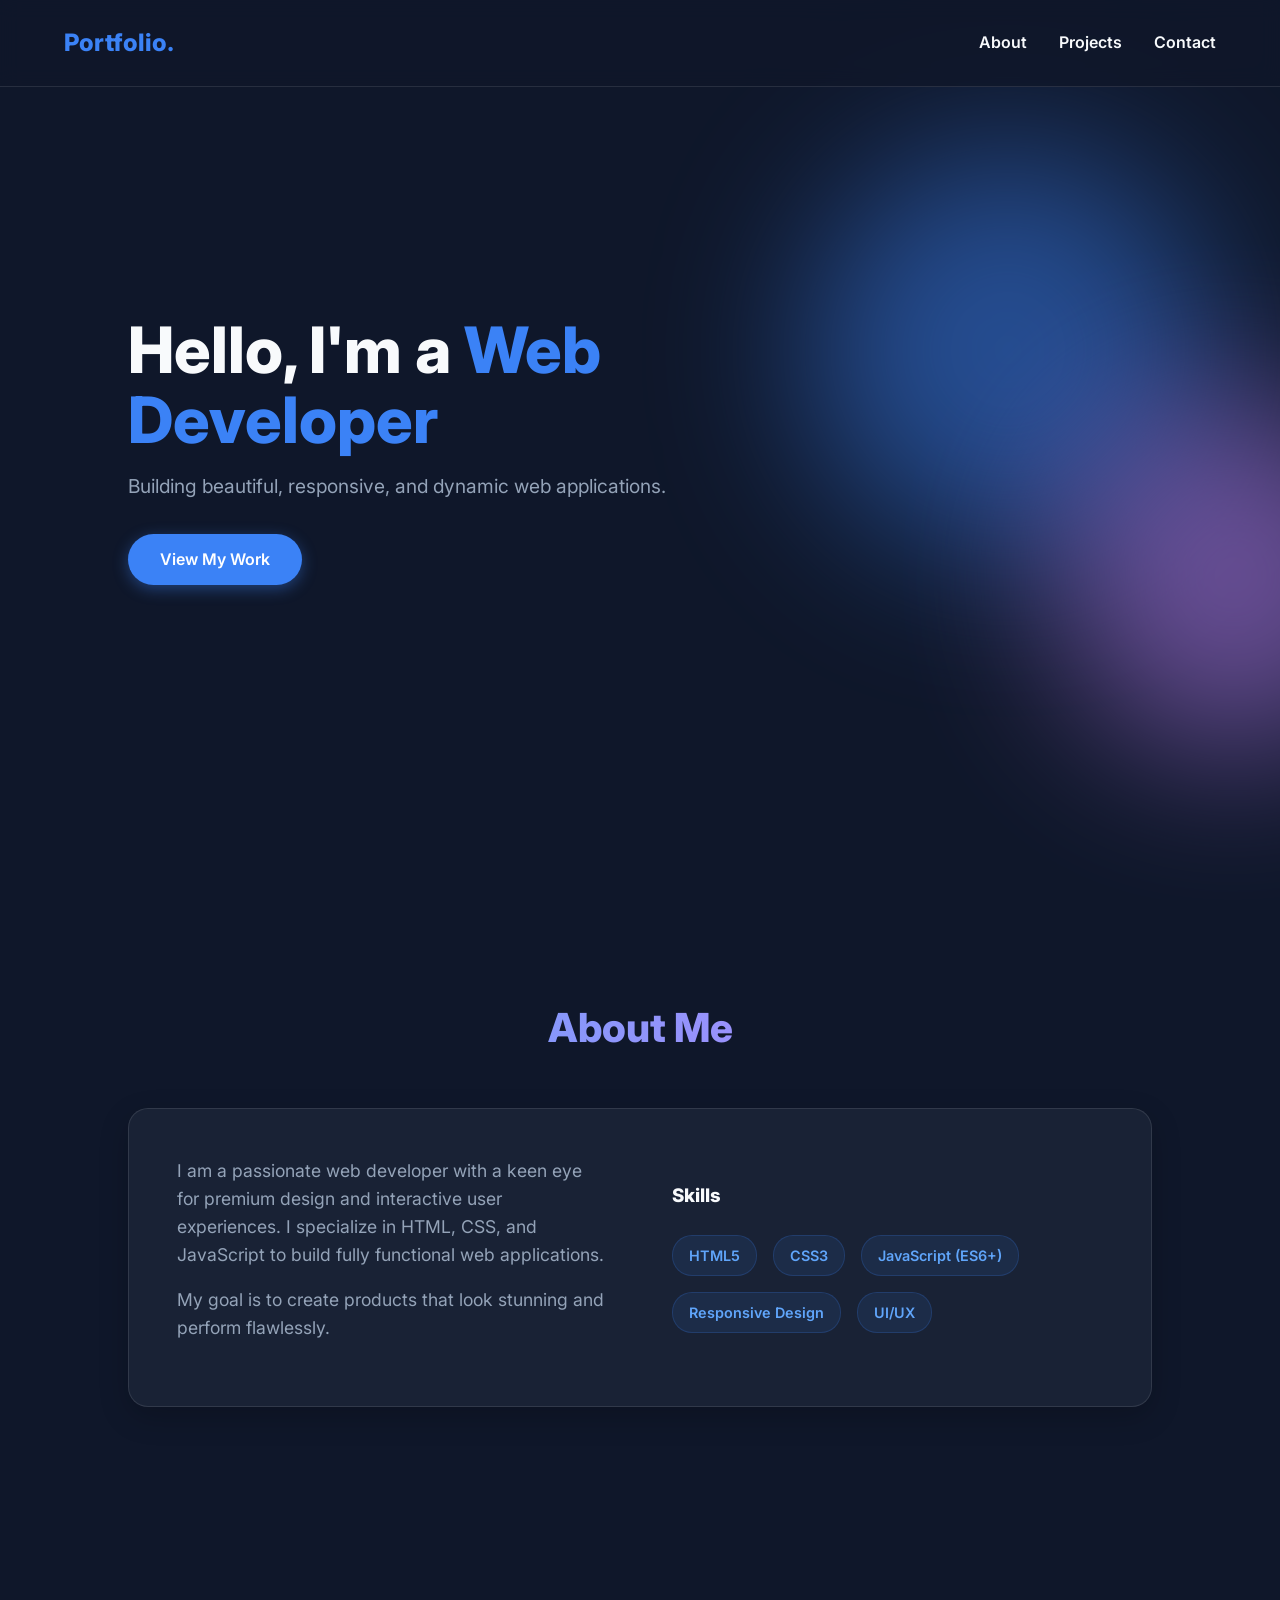
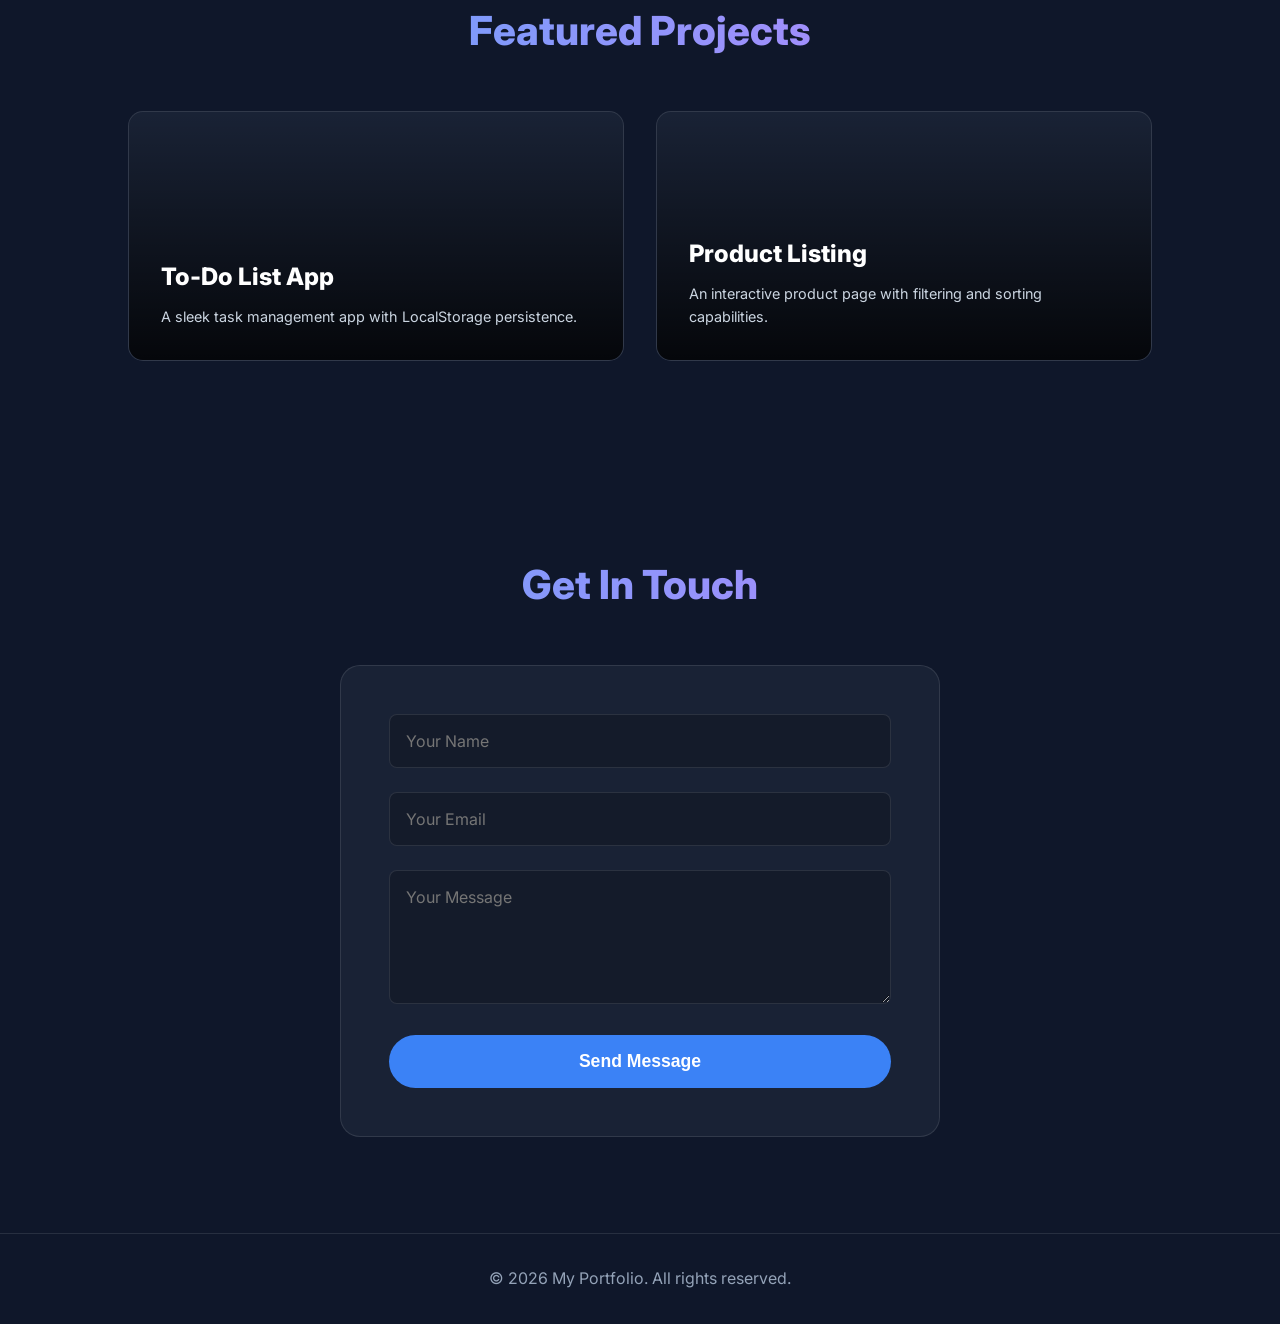
<file: index.html>
<!DOCTYPE html>
<html lang="en">
<head>
    <meta charset="UTF-8">
    <meta name="viewport" content="width=device-width, initial-scale=1.0">
    <title>My Portfolio</title>
    <link rel="stylesheet" href="portfolio.css">
    <link href="https://fonts.googleapis.com/css2?family=Inter:wght@300;400;600;800&display=swap" rel="stylesheet">
</head>
<body>
    <header class="navbar">
        <div class="logo">Portfolio.</div>
        <nav>
            <ul class="nav-links">
                <li><a href="#about">About</a></li>
                <li><a href="#projects">Projects</a></li>
                <li><a href="#contact">Contact</a></li>
            </ul>
        </nav>
        <div class="hamburger">
            <span></span>
            <span></span>
            <span></span>
        </div>
    </header>

    <main>
        <section id="hero" class="hero-section">
            <div class="hero-content">
                <h1>Hello, I'm a <span class="highlight">Web Developer</span></h1>
                <p>Building beautiful, responsive, and dynamic web applications.</p>
                <a href="#projects" class="btn primary-btn">View My Work</a>
            </div>
            <div class="hero-graphics">
                <div class="circle circle-1"></div>
                <div class="circle circle-2"></div>
            </div>
        </section>

        <section id="about" class="about-section">
            <h2>About Me</h2>
            <div class="about-container">
                <div class="about-text">
                    <p>I am a passionate web developer with a keen eye for premium design and interactive user experiences. I specialize in HTML, CSS, and JavaScript to build fully functional web applications.</p>
                    <p>My goal is to create products that look stunning and perform flawlessly.</p>
                </div>
                <div class="skills">
                    <h3>Skills</h3>
                    <div class="skill-tags">
                        <span>HTML5</span>
                        <span>CSS3</span>
                        <span>JavaScript (ES6+)</span>
                        <span>Responsive Design</span>
                        <span>UI/UX</span>
                    </div>
                </div>
            </div>
        </section>

        <section id="projects" class="projects-section">
            <h2>Featured Projects</h2>
            <div class="projects-grid">
                <a href="todo.html" class="project-card">
                    <div class="project-info">
                        <h3>To-Do List App</h3>
                        <p>A sleek task management app with LocalStorage persistence.</p>
                    </div>
                </a>
                <a href="products.html" class="project-card">
                    <div class="project-info">
                        <h3>Product Listing</h3>
                        <p>An interactive product page with filtering and sorting capabilities.</p>
                    </div>
                </a>
            </div>
        </section>

        <section id="contact" class="contact-section">
            <h2>Get In Touch</h2>
            <form id="contact-form" class="contact-form">
                <div class="input-group">
                    <input type="text" id="name" required placeholder="Your Name">
                </div>
                <div class="input-group">
                    <input type="email" id="email" required placeholder="Your Email">
                </div>
                <div class="input-group">
                    <textarea id="message" rows="5" required placeholder="Your Message"></textarea>
                </div>
                <button type="submit" class="btn submit-btn">Send Message</button>
            </form>
        </section>
    </main>

    <footer>
        <p>&copy; 2026 My Portfolio. All rights reserved.</p>
    </footer>

    <script src="portfolio.js"></script>
</body>
</html>
</file>
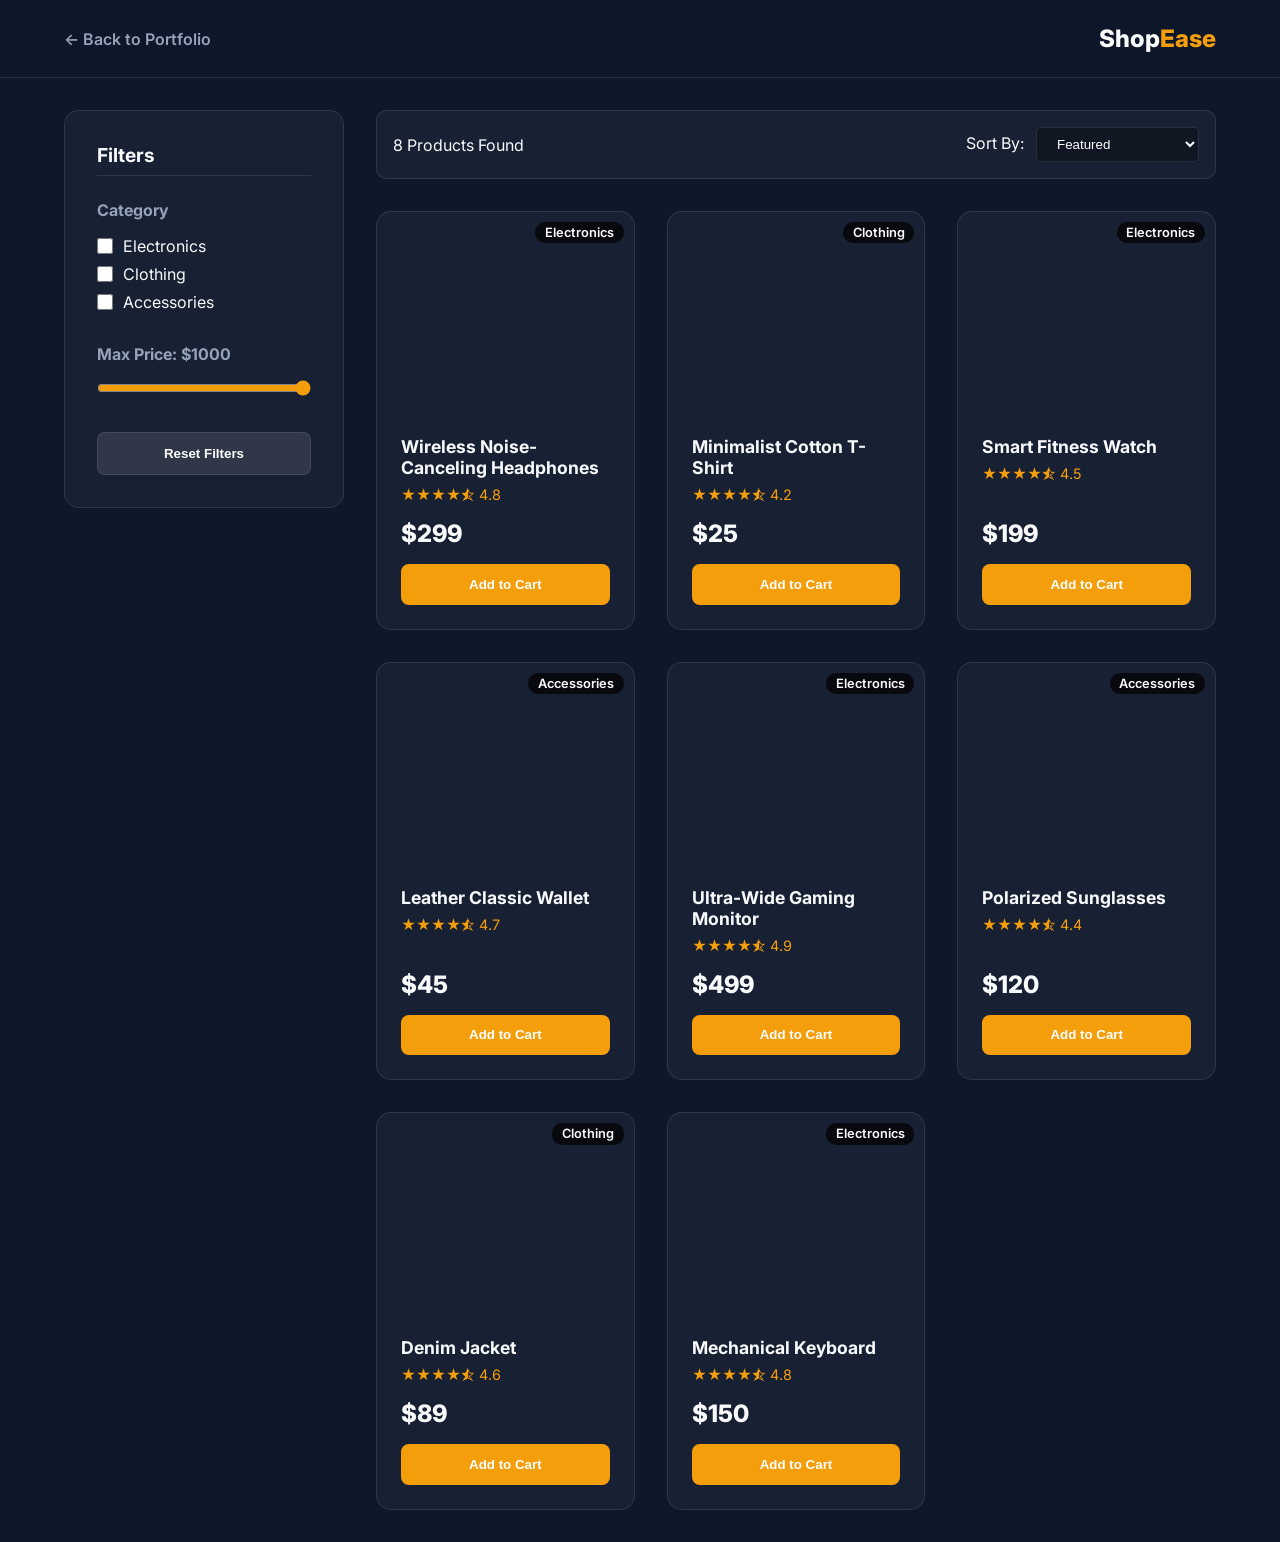
<file: products.html>
<!DOCTYPE html>
<html lang="en">
<head>
    <meta charset="UTF-8">
    <meta name="viewport" content="width=device-width, initial-scale=1.0">
    <title>Product Listing</title>
    <link rel="stylesheet" href="products.css">
    <link href="https://fonts.googleapis.com/css2?family=Inter:wght@300;400;600;800&display=swap" rel="stylesheet">
</head>
<body>
    <header class="top-nav">
        <a href="index.html#projects" class="back-link">&larr; Back to Portfolio</a>
        <div class="logo">Shop<span class="highlight">Ease</span></div>
    </header>

    <main class="store-container">
        <!-- Sidebar Filters -->
        <aside class="sidebar">
            <h2>Filters</h2>
            
            <div class="filter-group">
                <h3>Category</h3>
                <label><input type="checkbox" class="category-filter" value="electronics"> Electronics</label>
                <label><input type="checkbox" class="category-filter" value="clothing"> Clothing</label>
                <label><input type="checkbox" class="category-filter" value="accessories"> Accessories</label>
            </div>

            <div class="filter-group">
                <h3>Max Price: $<span id="price-value">1000</span></h3>
                <input type="range" id="price-filter" min="0" max="1000" value="1000" class="slider">
            </div>

            <button id="reset-filters" class="btn reset-btn">Reset Filters</button>
        </aside>

        <!-- Product Display Area -->
        <section class="products-area">
            <header class="products-header">
                <p><span id="product-count">0</span> Products Found</p>
                <div class="sort-container">
                    <label for="sort-select">Sort By:</label>
                    <select id="sort-select">
                        <option value="featured">Featured</option>
                        <option value="price-low">Price: Low to High</option>
                        <option value="price-high">Price: High to Low</option>
                        <option value="rating">Top Rated</option>
                    </select>
                </div>
            </header>

            <div id="products-grid" class="products-grid">
                <!-- Products will be dynamically injected here -->
            </div>
            
            <div id="no-products" class="no-products hidden">
                <p>No products match your criteria. Try adjusting the filters.</p>
            </div>
        </section>
    </main>

    <script src="products.js"></script>
</body>
</html>
</file>
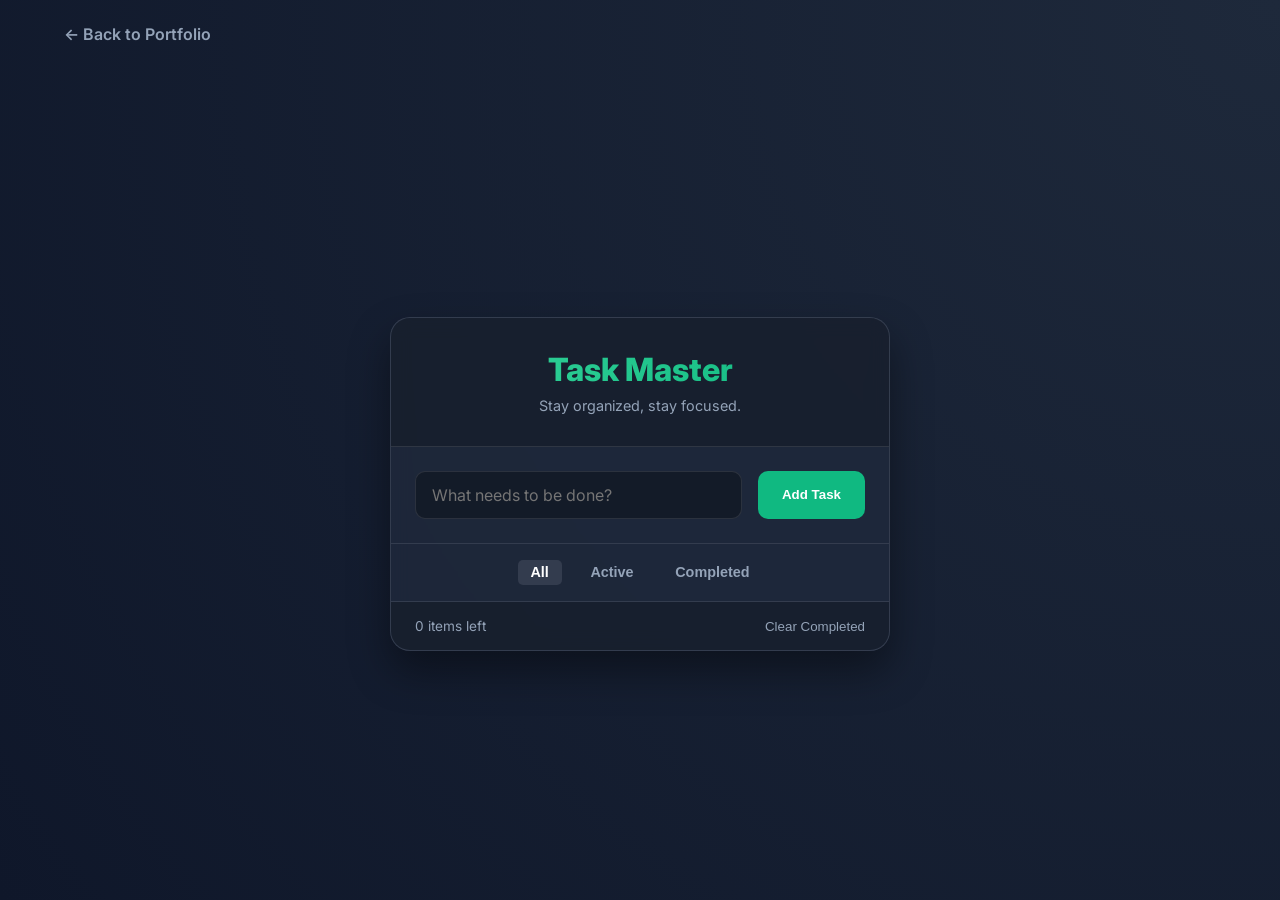
<file: todo.html>
<!DOCTYPE html>
<html lang="en">
<head>
    <meta charset="UTF-8">
    <meta name="viewport" content="width=device-width, initial-scale=1.0">
    <title>To-Do List App</title>
    <link rel="stylesheet" href="todo.css">
    <link href="https://fonts.googleapis.com/css2?family=Inter:wght@300;400;600;800&display=swap" rel="stylesheet">
</head>
<body>
    <div class="nav-back">
        <a href="index.html#projects" class="back-link">&larr; Back to Portfolio</a>
    </div>

    <main class="app-container">
        <div class="todo-wrapper">
            <header class="app-header">
                <h1>Task Master</h1>
                <p>Stay organized, stay focused.</p>
            </header>

            <form id="todo-form" class="todo-form">
                <input type="text" id="todo-input" placeholder="What needs to be done?" required autocomplete="off">
                <button type="submit" class="add-btn">Add Task</button>
            </form>

            <div class="filters">
                <button class="filter-btn active" data-filter="all">All</button>
                <button class="filter-btn" data-filter="active">Active</button>
                <button class="filter-btn" data-filter="completed">Completed</button>
            </div>

            <ul id="todo-list" class="todo-list">
                <!-- Tasks will be dynamically injected here -->
            </ul>

            <div class="todo-stats">
                <span id="items-left">0 items left</span>
                <button id="clear-completed" class="clear-btn">Clear Completed</button>
            </div>
        </div>
    </main>

    <script src="todo.js"></script>
</body>
</html>
</file>
<file: portfolio.css>
:root {
    --bg-color: #0f172a;
    --text-primary: #f8fafc;
    --text-secondary: #94a3b8;
    --accent-color: #3b82f6;
    --accent-hover: #2563eb;
    --card-bg: rgba(30, 41, 59, 0.7);
    --border-color: rgba(255, 255, 255, 0.1);
}

* {
    margin: 0;
    padding: 0;
    box-sizing: border-box;
}

body {
    font-family: 'Inter', sans-serif;
    background-color: var(--bg-color);
    color: var(--text-primary);
    line-height: 1.6;
    overflow-x: hidden;
}

html {
    scroll-behavior: smooth;
}

/* Typography */
h1, h2, h3 {
    font-weight: 800;
}

h2 {
    font-size: 2.5rem;
    text-align: center;
    margin-bottom: 3rem;
    background: linear-gradient(to right, #60a5fa, #c084fc);
    -webkit-background-clip: text;
    -webkit-text-fill-color: transparent;
}

a {
    text-decoration: none;
    color: inherit;
}

/* Navbar */
.navbar {
    position: fixed;
    top: 0;
    width: 100%;
    display: flex;
    justify-content: space-between;
    align-items: center;
    padding: 1.5rem 5%;
    background: rgba(15, 23, 42, 0.8);
    backdrop-filter: blur(10px);
    z-index: 1000;
    border-bottom: 1px solid var(--border-color);
}

.logo {
    font-size: 1.5rem;
    font-weight: 800;
    color: var(--accent-color);
}

.nav-links {
    list-style: none;
    display: flex;
    gap: 2rem;
}

.nav-links a {
    font-weight: 600;
    transition: color 0.3s;
}

.nav-links a:hover {
    color: var(--accent-color);
}

.hamburger {
    display: none;
    cursor: pointer;
    flex-direction: column;
    gap: 5px;
}

.hamburger span {
    width: 25px;
    height: 3px;
    background: var(--text-primary);
    transition: 0.3s;
}

/* Hero Section */
.hero-section {
    height: 100vh;
    display: flex;
    align-items: center;
    justify-content: space-between;
    padding: 0 10%;
    position: relative;
    overflow: hidden;
}

.hero-content {
    max-width: 600px;
    z-index: 10;
}

.hero-content h1 {
    font-size: 4rem;
    line-height: 1.1;
    margin-bottom: 1rem;
}

.highlight {
    color: var(--accent-color);
}

.hero-content p {
    font-size: 1.2rem;
    color: var(--text-secondary);
    margin-bottom: 2rem;
}

.btn {
    display: inline-block;
    padding: 0.8rem 2rem;
    border-radius: 30px;
    font-weight: 600;
    transition: all 0.3s ease;
    border: none;
    cursor: pointer;
}

.primary-btn {
    background: var(--accent-color);
    color: #fff;
    box-shadow: 0 4px 15px rgba(59, 130, 246, 0.4);
}

.primary-btn:hover {
    background: var(--accent-hover);
    transform: translateY(-2px);
    box-shadow: 0 6px 20px rgba(59, 130, 246, 0.6);
}

/* Hero Graphics Background */
.hero-graphics {
    position: absolute;
    right: -10%;
    top: 50%;
    transform: translateY(-50%);
    width: 600px;
    height: 600px;
    z-index: 0;
}

.circle {
    position: absolute;
    border-radius: 50%;
    filter: blur(80px);
    opacity: 0.5;
}

.circle-1 {
    width: 400px;
    height: 400px;
    background: #3b82f6;
    top: 0;
    left: 0;
    animation: float 6s ease-in-out infinite;
}

.circle-2 {
    width: 350px;
    height: 350px;
    background: #c084fc;
    bottom: 0;
    right: 0;
    animation: float 8s ease-in-out infinite reverse;
}

@keyframes float {
    0%, 100% { transform: translateY(0) scale(1); }
    50% { transform: translateY(-30px) scale(1.05); }
}

/* Sections Common */
section {
    padding: 6rem 10%;
}

/* About Section */
.about-container {
    display: flex;
    gap: 4rem;
    align-items: center;
    background: var(--card-bg);
    padding: 3rem;
    border-radius: 20px;
    border: 1px solid var(--border-color);
    box-shadow: 0 10px 30px rgba(0,0,0,0.2);
    backdrop-filter: blur(10px);
}

.about-text {
    flex: 1;
    color: var(--text-secondary);
    font-size: 1.1rem;
}

.about-text p {
    margin-bottom: 1rem;
}

.skills {
    flex: 1;
}

.skills h3 {
    margin-bottom: 1.5rem;
    color: var(--text-primary);
}

.skill-tags {
    display: flex;
    flex-wrap: wrap;
    gap: 1rem;
}

.skill-tags span {
    background: rgba(59, 130, 246, 0.1);
    color: #60a5fa;
    padding: 0.5rem 1rem;
    border-radius: 20px;
    font-weight: 600;
    font-size: 0.9rem;
    border: 1px solid rgba(59, 130, 246, 0.2);
    transition: transform 0.2s;
}

.skill-tags span:hover {
    transform: translateY(-2px);
    background: rgba(59, 130, 246, 0.2);
}

/* Projects Section */
.projects-grid {
    display: grid;
    grid-template-columns: repeat(auto-fit, minmax(300px, 1fr));
    gap: 2rem;
}

.project-card {
    background: var(--card-bg);
    border: 1px solid var(--border-color);
    border-radius: 15px;
    overflow: hidden;
    transition: transform 0.3s, box-shadow 0.3s;
    display: block;
    min-height: 250px;
    display: flex;
    align-items: flex-end;
    padding: 2rem;
    position: relative;
}

.project-card::before {
    content: '';
    position: absolute;
    top: 0;
    left: 0;
    width: 100%;
    height: 100%;
    background: linear-gradient(to bottom, transparent, rgba(0,0,0,0.8));
    z-index: 1;
}

.project-card:nth-child(1) {
    background-image: url('https://images.unsplash.com/photo-1484480974693-6ca0a78fb36b?auto=format&fit=crop&q=80&w=800');
    background-size: cover;
    background-position: center;
}

.project-card:nth-child(2) {
    background-image: url('https://images.unsplash.com/photo-1556742049-0cfed4f6a45d?auto=format&fit=crop&q=80&w=800');
    background-size: cover;
    background-position: center;
}

.project-card:hover {
    transform: translateY(-10px);
    box-shadow: 0 15px 30px rgba(0,0,0,0.3);
    border-color: var(--accent-color);
}

.project-info {
    position: relative;
    z-index: 2;
}

.project-info h3 {
    font-size: 1.5rem;
    margin-bottom: 0.5rem;
    color: #fff;
}

.project-info p {
    color: #cbd5e1;
    font-size: 0.9rem;
}

/* Contact Section */
.contact-form {
    max-width: 600px;
    margin: 0 auto;
    background: var(--card-bg);
    padding: 3rem;
    border-radius: 20px;
    border: 1px solid var(--border-color);
}

.input-group {
    margin-bottom: 1.5rem;
}

input, textarea {
    width: 100%;
    padding: 1rem;
    background: rgba(0,0,0,0.2);
    border: 1px solid var(--border-color);
    border-radius: 8px;
    color: var(--text-primary);
    font-family: inherit;
    font-size: 1rem;
    transition: border-color 0.3s;
}

input:focus, textarea:focus {
    outline: none;
    border-color: var(--accent-color);
    background: rgba(0,0,0,0.4);
}

.submit-btn {
    width: 100%;
    background: var(--accent-color);
    color: #fff;
    padding: 1rem;
    font-size: 1.1rem;
}

.submit-btn:hover {
    background: var(--accent-hover);
}

footer {
    text-align: center;
    padding: 2rem;
    border-top: 1px solid var(--border-color);
    color: var(--text-secondary);
}

/* Responsive */
@media (max-width: 768px) {
    .hamburger {
        display: flex;
    }

    .nav-links {
        position: absolute;
        top: 100%;
        left: 0;
        width: 100%;
        background: rgba(15, 23, 42, 0.95);
        flex-direction: column;
        text-align: center;
        padding: 2rem 0;
        transform: translateY(-150%);
        transition: 0.3s;
        z-index: -1;
    }

    .nav-links.active {
        transform: translateY(0);
    }

    .hero-section {
        flex-direction: column;
        justify-content: center;
        text-align: center;
        padding-top: 5rem;
    }

    .hero-content h1 {
        font-size: 2.5rem;
    }

    .hero-graphics {
        display: none;
    }

    .about-container {
        flex-direction: column;
    }
}
</file>
<file: products.css>
:root {
    --bg-color: #0f172a;
    --text-primary: #f8fafc;
    --text-secondary: #94a3b8;
    --accent-color: #f59e0b; /* Amber */
    --accent-hover: #d97706;
    --card-bg: rgba(30, 41, 59, 0.6);
    --border-color: rgba(255, 255, 255, 0.1);
}

* {
    margin: 0;
    padding: 0;
    box-sizing: border-box;
}

body {
    font-family: 'Inter', sans-serif;
    background-color: var(--bg-color);
    color: var(--text-primary);
    min-height: 100vh;
    display: flex;
    flex-direction: column;
}

.top-nav {
    display: flex;
    justify-content: space-between;
    align-items: center;
    padding: 1.5rem 5%;
    background: rgba(15, 23, 42, 0.9);
    border-bottom: 1px solid var(--border-color);
    position: sticky;
    top: 0;
    z-index: 100;
}

.back-link {
    color: var(--text-secondary);
    text-decoration: none;
    font-weight: 600;
    transition: color 0.3s;
}

.back-link:hover {
    color: #fff;
}

.logo {
    font-size: 1.5rem;
    font-weight: 800;
}

.highlight {
    color: var(--accent-color);
}

.store-container {
    display: flex;
    flex: 1;
    padding: 2rem 5%;
    gap: 2rem;
}

/* Sidebar */
.sidebar {
    width: 280px;
    background: var(--card-bg);
    padding: 2rem;
    border-radius: 15px;
    border: 1px solid var(--border-color);
    height: fit-content;
    position: sticky;
    top: 6rem;
}

.sidebar h2 {
    font-size: 1.2rem;
    margin-bottom: 1.5rem;
    padding-bottom: 0.5rem;
    border-bottom: 1px solid var(--border-color);
}

.filter-group {
    margin-bottom: 2rem;
}

.filter-group h3 {
    font-size: 1rem;
    margin-bottom: 1rem;
    color: var(--text-secondary);
}

.filter-group label {
    display: block;
    margin-bottom: 0.5rem;
    cursor: pointer;
    display: flex;
    align-items: center;
    gap: 10px;
}

.filter-group input[type="checkbox"] {
    accent-color: var(--accent-color);
    width: 16px;
    height: 16px;
}

.slider {
    width: 100%;
    accent-color: var(--accent-color);
}

.btn {
    width: 100%;
    padding: 0.8rem;
    border-radius: 8px;
    border: none;
    font-weight: 600;
    cursor: pointer;
    transition: all 0.3s;
}

.reset-btn {
    background: rgba(255,255,255,0.1);
    color: #fff;
    border: 1px solid var(--border-color);
}

.reset-btn:hover {
    background: rgba(255,255,255,0.2);
}

/* Products Area */
.products-area {
    flex: 1;
}

.products-header {
    display: flex;
    justify-content: space-between;
    align-items: center;
    margin-bottom: 2rem;
    padding: 1rem;
    background: var(--card-bg);
    border-radius: 10px;
    border: 1px solid var(--border-color);
}

.sort-container select {
    background: rgba(0,0,0,0.3);
    color: #fff;
    border: 1px solid var(--border-color);
    padding: 0.5rem 1rem;
    border-radius: 5px;
    margin-left: 0.5rem;
    outline: none;
}

.sort-container select:focus {
    border-color: var(--accent-color);
}

.products-grid {
    display: grid;
    grid-template-columns: repeat(auto-fill, minmax(250px, 1fr));
    gap: 2rem;
}

.product-card {
    background: var(--card-bg);
    border: 1px solid var(--border-color);
    border-radius: 15px;
    overflow: hidden;
    transition: transform 0.3s, box-shadow 0.3s;
    display: flex;
    flex-direction: column;
}

.product-card:hover {
    transform: translateY(-5px);
    box-shadow: 0 10px 25px rgba(0,0,0,0.3);
    border-color: rgba(255,255,255,0.3);
}

.product-img {
    height: 200px;
    background-size: cover;
    background-position: center;
    position: relative;
}

.category-tag {
    position: absolute;
    top: 10px;
    right: 10px;
    background: rgba(0,0,0,0.7);
    padding: 0.2rem 0.6rem;
    border-radius: 10px;
    font-size: 0.8rem;
    font-weight: 600;
}

.product-info {
    padding: 1.5rem;
    flex: 1;
    display: flex;
    flex-direction: column;
}

.product-title {
    font-size: 1.1rem;
    margin-bottom: 0.5rem;
}

.product-rating {
    color: var(--accent-color);
    margin-bottom: 1rem;
    font-size: 0.9rem;
}

.product-price {
    font-size: 1.5rem;
    font-weight: 800;
    margin-top: auto;
}

.add-to-cart {
    margin-top: 1rem;
    background: var(--accent-color);
    color: #fff;
}

.add-to-cart:hover {
    background: var(--accent-hover);
}

.hidden {
    display: none;
}

.no-products {
    text-align: center;
    padding: 4rem;
    background: var(--card-bg);
    border-radius: 15px;
    border: 1px dashed var(--border-color);
    color: var(--text-secondary);
}

/* Responsive */
@media (max-width: 900px) {
    .store-container {
        flex-direction: column;
    }
    .sidebar {
        width: 100%;
        position: static;
    }
}
</file>
<file: todo.css>
:root {
    --bg-color: #0f172a;
    --text-primary: #f8fafc;
    --text-secondary: #94a3b8;
    --accent-color: #10b981; /* Emerald green for tasks */
    --accent-hover: #059669;
    --card-bg: rgba(30, 41, 59, 0.9);
    --border-color: rgba(255, 255, 255, 0.1);
    --danger: #ef4444;
}

* {
    margin: 0;
    padding: 0;
    box-sizing: border-box;
}

body {
    font-family: 'Inter', sans-serif;
    background-color: var(--bg-color);
    background-image: radial-gradient(circle at top right, #1e293b, #0f172a);
    color: var(--text-primary);
    min-height: 100vh;
    display: flex;
    flex-direction: column;
}

.nav-back {
    padding: 1.5rem 5%;
}

.back-link {
    color: var(--text-secondary);
    text-decoration: none;
    font-weight: 600;
    transition: color 0.3s;
}

.back-link:hover {
    color: #fff;
}

.app-container {
    flex: 1;
    display: flex;
    justify-content: center;
    align-items: center;
    padding: 2rem;
}

.todo-wrapper {
    background: var(--card-bg);
    width: 100%;
    max-width: 500px;
    border-radius: 20px;
    box-shadow: 0 20px 40px rgba(0,0,0,0.4);
    border: 1px solid var(--border-color);
    overflow: hidden;
    backdrop-filter: blur(10px);
}

.app-header {
    text-align: center;
    padding: 2rem;
    background: rgba(0,0,0,0.2);
    border-bottom: 1px solid var(--border-color);
}

.app-header h1 {
    font-size: 2rem;
    font-weight: 800;
    background: linear-gradient(to right, #34d399, #10b981);
    -webkit-background-clip: text;
    -webkit-text-fill-color: transparent;
    margin-bottom: 0.5rem;
}

.app-header p {
    color: var(--text-secondary);
    font-size: 0.9rem;
}

.todo-form {
    display: flex;
    padding: 1.5rem;
    gap: 1rem;
    border-bottom: 1px solid var(--border-color);
}

.todo-form input {
    flex: 1;
    padding: 0.8rem 1rem;
    border-radius: 10px;
    border: 1px solid var(--border-color);
    background: rgba(0,0,0,0.3);
    color: #fff;
    font-family: inherit;
    font-size: 1rem;
}

.todo-form input:focus {
    outline: none;
    border-color: var(--accent-color);
}

.add-btn {
    padding: 0 1.5rem;
    border-radius: 10px;
    border: none;
    background: var(--accent-color);
    color: #fff;
    font-weight: 600;
    cursor: pointer;
    transition: background 0.3s;
}

.add-btn:hover {
    background: var(--accent-hover);
}

.filters {
    display: flex;
    justify-content: center;
    gap: 1rem;
    padding: 1rem;
    border-bottom: 1px solid var(--border-color);
}

.filter-btn {
    background: transparent;
    border: none;
    color: var(--text-secondary);
    cursor: pointer;
    font-weight: 600;
    font-size: 0.9rem;
    padding: 0.3rem 0.8rem;
    border-radius: 5px;
    transition: all 0.3s;
}

.filter-btn.active, .filter-btn:hover {
    color: #fff;
    background: rgba(255,255,255,0.1);
}

.todo-list {
    list-style: none;
    max-height: 400px;
    overflow-y: auto;
}

.todo-list::-webkit-scrollbar {
    width: 6px;
}
.todo-list::-webkit-scrollbar-thumb {
    background: var(--border-color);
    border-radius: 3px;
}

.todo-item {
    display: flex;
    align-items: center;
    padding: 1rem 1.5rem;
    border-bottom: 1px solid var(--border-color);
    transition: background 0.2s;
    animation: slideIn 0.3s ease;
}

@keyframes slideIn {
    from { opacity: 0; transform: translateY(10px); }
    to { opacity: 1; transform: translateY(0); }
}

.todo-item:hover {
    background: rgba(255,255,255,0.02);
}

.todo-item.completed .todo-text {
    text-decoration: line-through;
    color: var(--text-secondary);
}

.checkbox {
    appearance: none;
    width: 20px;
    height: 20px;
    border: 2px solid var(--text-secondary);
    border-radius: 50%;
    margin-right: 1rem;
    cursor: pointer;
    position: relative;
    transition: all 0.2s;
}

.checkbox:checked {
    background-color: var(--accent-color);
    border-color: var(--accent-color);
}

.checkbox:checked::after {
    content: '✓';
    position: absolute;
    color: #fff;
    font-size: 12px;
    top: 50%;
    left: 50%;
    transform: translate(-50%, -50%);
}

.todo-text {
    flex: 1;
    font-size: 1rem;
    word-break: break-word;
}

.delete-btn {
    background: transparent;
    border: none;
    color: var(--text-secondary);
    font-size: 1.2rem;
    cursor: pointer;
    opacity: 0;
    transition: all 0.2s;
}

.todo-item:hover .delete-btn {
    opacity: 1;
}

.delete-btn:hover {
    color: var(--danger);
}

.todo-stats {
    display: flex;
    justify-content: space-between;
    padding: 1rem 1.5rem;
    background: rgba(0,0,0,0.2);
    font-size: 0.85rem;
    color: var(--text-secondary);
}

.clear-btn {
    background: transparent;
    border: none;
    color: var(--text-secondary);
    cursor: pointer;
}

.clear-btn:hover {
    color: var(--danger);
    text-decoration: underline;
}

/* Edit Mode */
.edit-input {
    flex: 1;
    background: rgba(0,0,0,0.3);
    border: 1px solid var(--accent-color);
    color: #fff;
    padding: 0.3rem 0.5rem;
    border-radius: 5px;
    font-family: inherit;
}
</file>
